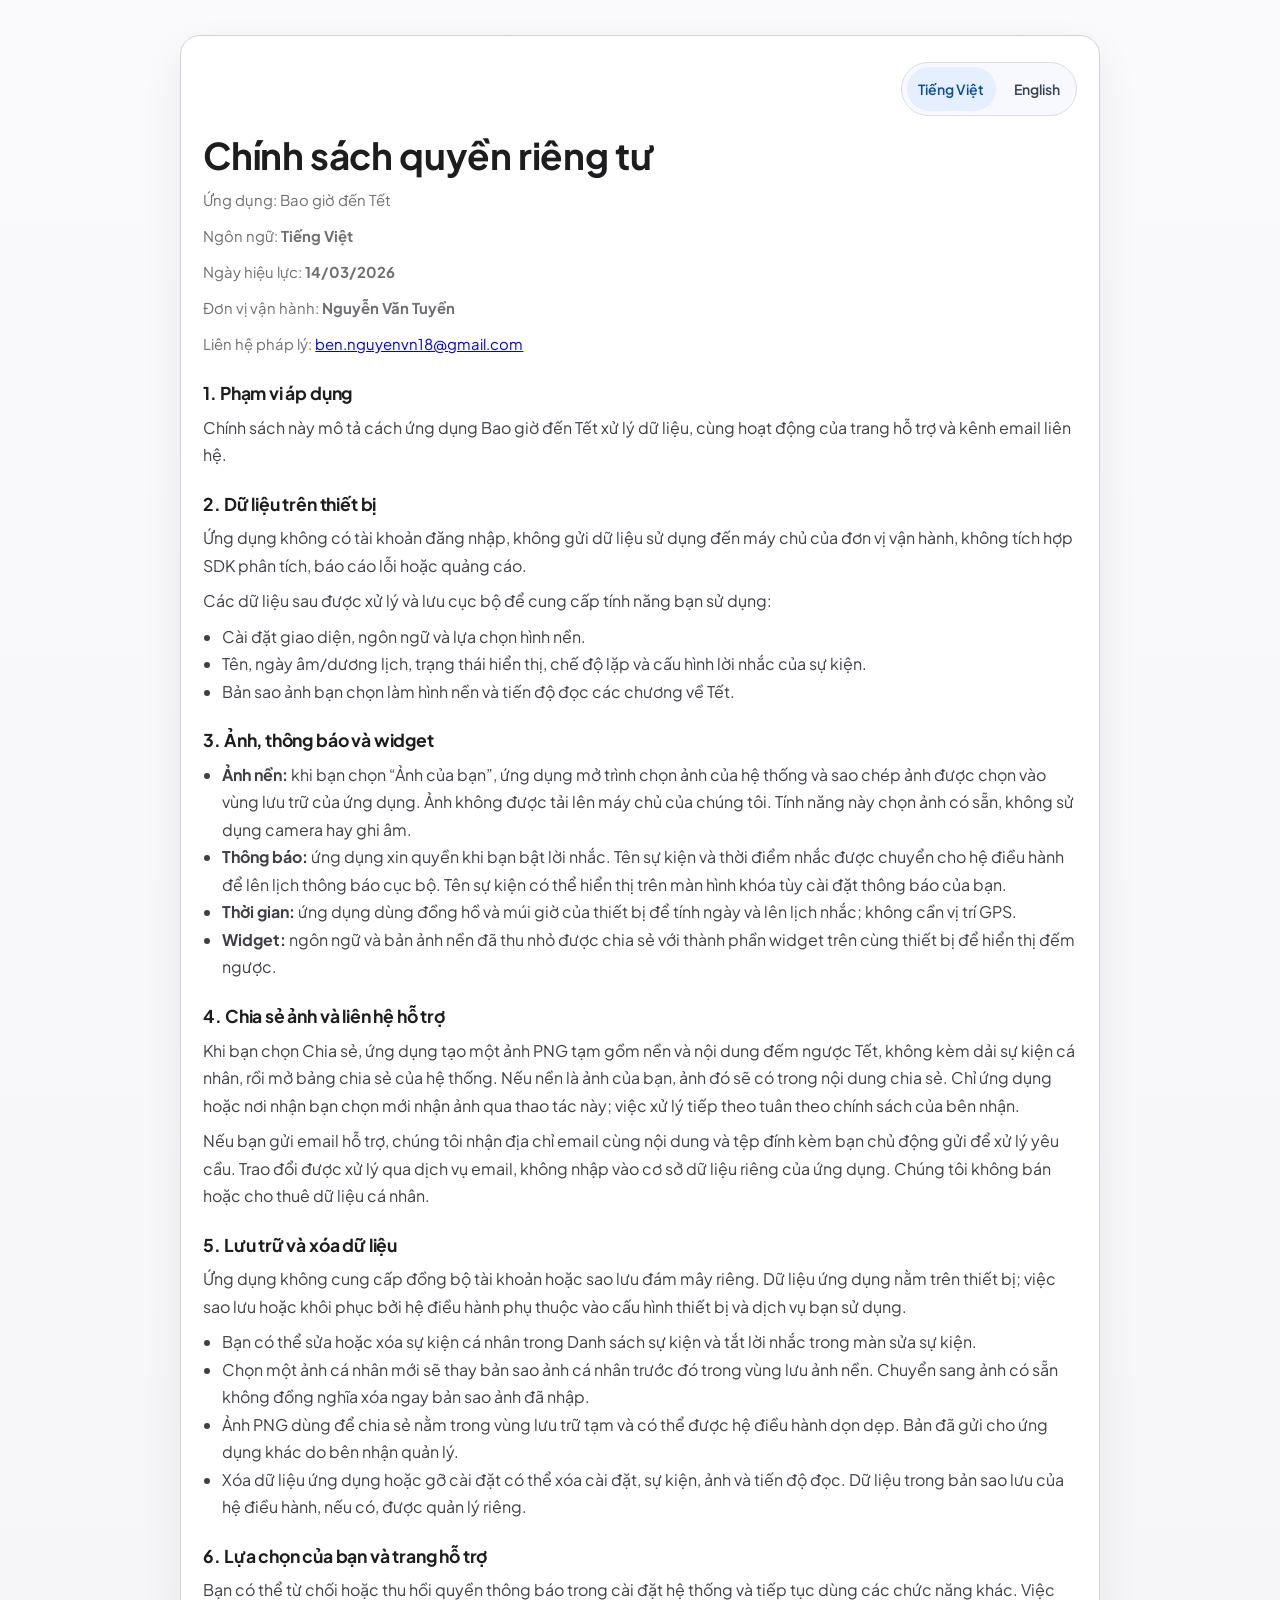
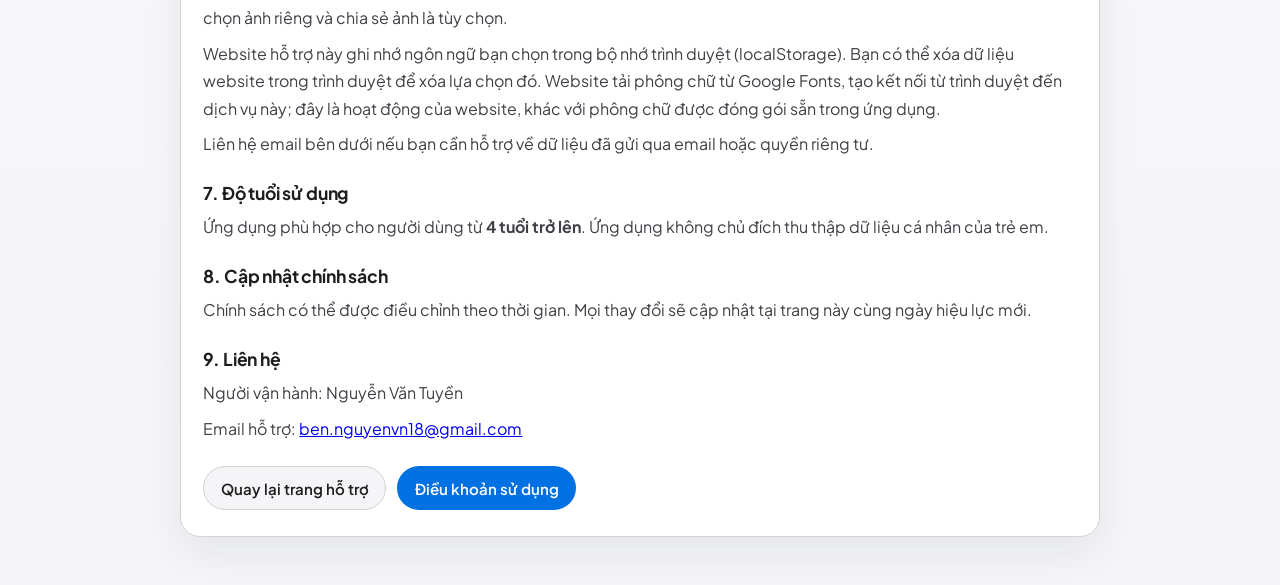
<file: privacy.html>
<!DOCTYPE html>
<html lang="vi">
<head>
  <meta charset="UTF-8">
  <meta name="viewport" content="width=device-width, initial-scale=1.0">
  <title>Bao giờ đến Tết | Privacy Policy</title>
  <meta name="description" content="Privacy Policy / Chính sách quyền riêng tư của ứng dụng Bao giờ đến Tết.">
  <link rel="preconnect" href="https://fonts.googleapis.com">
  <link rel="preconnect" href="https://fonts.gstatic.com" crossorigin>
  <link href="https://fonts.googleapis.com/css2?family=Plus+Jakarta+Sans:wght@400;500;600;700;800&display=swap" rel="stylesheet">
  <style>
    :root {
      --bg: #f5f5f7;
      --surface: #ffffff;
      --text: #1d1d1f;
      --muted: #6e6e73;
      --primary: #0071e3;
      --border: #d2d2d7;
      --shadow: 0 16px 40px rgba(15, 23, 42, 0.07);
      --radius: 20px;
      --container: 920px;
    }

    * { box-sizing: border-box; }
    button { font: inherit; }
    a { overflow-wrap: anywhere; }
    a:focus-visible, button:focus-visible { outline: 3px solid var(--primary); outline-offset: 4px; }
    .lang-btn { min-height: 44px; }


    body {
      margin: 0;
      font-family: "Plus Jakarta Sans", sans-serif;
      color: var(--text);
      background: linear-gradient(180deg, #fafafd 0%, var(--bg) 100%);
    }

    .wrap {
      width: min(100% - 2rem, var(--container));
      margin: 0 auto;
      padding: 2.2rem 0 3rem;
    }

    .card {
      background: var(--surface);
      border: 1px solid var(--border);
      border-radius: var(--radius);
      box-shadow: var(--shadow);
      padding: 1.6rem 1.4rem;
    }

    .topbar {
      display: flex;
      justify-content: flex-end;
      margin-bottom: 1rem;
    }

    .lang-switch {
      display: inline-flex;
      align-items: center;
      gap: 0.35rem;
      padding: 0.26rem;
      border: 1px solid #d8dde8;
      border-radius: 999px;
      background: #f7f9ff;
    }

    .lang-btn {
      border-radius: 999px;
      padding: 0.42rem 0.74rem;
      font-size: 0.875rem;
      text-decoration: none;
      color: #334155;
      font-weight: 600;
      line-height: 1;
      border: 0;
      background: transparent;
      cursor: pointer;
    }

    .lang-btn.active {
      background: #e5efff;
      color: #0a4ea0;
    }

    h1 {
      margin: 0;
      font-size: clamp(1.8rem, 5vw, 2.3rem);
      letter-spacing: -0.01em;
    }

    .meta {
      margin-top: 0.65rem;
      color: var(--muted);
      font-size: 0.93rem;
    }

    h2 {
      margin: 1.5rem 0 0.6rem;
      font-size: 1.1rem;
      letter-spacing: -0.01em;
    }

    p {
      margin: 0.5rem 0 0;
      color: #3f3f46;
      line-height: 1.72;
    }

    ul {
      margin: 0.5rem 0 0;
      padding-left: 1.15rem;
      color: #3f3f46;
      line-height: 1.72;
    }

    .note {
      margin-top: 1rem;
      padding: 0.8rem 0.9rem;
      border-radius: 12px;
      background: #f8f9fb;
      border: 1px solid #e5e5ea;
      color: #4b5563;
      font-size: 0.93rem;
    }

    .actions {
      margin-top: 1.5rem;
      display: flex;
      flex-wrap: wrap;
      gap: 0.7rem;
    }

    .button {
      display: inline-flex;
      align-items: center;
      justify-content: center;
      border-radius: 999px;
      padding: 0.72rem 1.02rem;
      border: 1px solid var(--border);
      background: #f5f5f7;
      color: var(--text);
      text-decoration: none;
      font-weight: 600;
      font-size: 0.94rem;
    }

    .button.primary {
      background: var(--primary);
      color: #fff;
      border-color: transparent;
    }

    .localized {
      display: none;
    }

    body[data-lang="vi"] .lang-vi,
    body[data-lang="en"] .lang-en {
      display: block;
    }
  </style>
</head>
<body data-lang="vi">
  <main class="wrap">
    <article class="card">
      <div class="topbar" aria-label="Language switch">
        <div class="lang-switch">
          <button class="lang-btn" type="button" data-lang-btn="vi">Tiếng Việt</button>
          <button class="lang-btn" type="button" data-lang-btn="en">English</button>
        </div>
      </div>

      <section class="localized lang-vi">
        <h1>Chính sách quyền riêng tư</h1>
        <p class="meta">Ứng dụng: Bao giờ đến Tết</p>
        <p class="meta">Ngôn ngữ: <strong>Tiếng Việt</strong></p>
        <p class="meta">Ngày hiệu lực: <strong>14/03/2026</strong></p>
        <p class="meta">Đơn vị vận hành: <strong>Nguyễn Văn Tuyền</strong></p>
        <p class="meta">Liên hệ pháp lý: <a href="mailto:ben.nguyenvn18@gmail.com">ben.nguyenvn18@gmail.com</a></p>

        <h2>1. Phạm vi áp dụng</h2>
        <p>Chính sách này mô tả cách ứng dụng Bao giờ đến Tết xử lý dữ liệu, cùng hoạt động của trang hỗ trợ và kênh email liên hệ.</p>

        <h2>2. Dữ liệu trên thiết bị</h2>
        <p>Ứng dụng không có tài khoản đăng nhập, không gửi dữ liệu sử dụng đến máy chủ của đơn vị vận hành, không tích hợp SDK phân tích, báo cáo lỗi hoặc quảng cáo.</p>
        <p>Các dữ liệu sau được xử lý và lưu cục bộ để cung cấp tính năng bạn sử dụng:</p>
        <ul>
          <li>Cài đặt giao diện, ngôn ngữ và lựa chọn hình nền.</li>
          <li>Tên, ngày âm/dương lịch, trạng thái hiển thị, chế độ lặp và cấu hình lời nhắc của sự kiện.</li>
          <li>Bản sao ảnh bạn chọn làm hình nền và tiến độ đọc các chương về Tết.</li>
        </ul>

        <h2>3. Ảnh, thông báo và widget</h2>
        <ul>
          <li><strong>Ảnh nền:</strong> khi bạn chọn “Ảnh của bạn”, ứng dụng mở trình chọn ảnh của hệ thống và sao chép ảnh được chọn vào vùng lưu trữ của ứng dụng. Ảnh không được tải lên máy chủ của chúng tôi. Tính năng này chọn ảnh có sẵn, không sử dụng camera hay ghi âm.</li>
          <li><strong>Thông báo:</strong> ứng dụng xin quyền khi bạn bật lời nhắc. Tên sự kiện và thời điểm nhắc được chuyển cho hệ điều hành để lên lịch thông báo cục bộ. Tên sự kiện có thể hiển thị trên màn hình khóa tùy cài đặt thông báo của bạn.</li>
          <li><strong>Thời gian:</strong> ứng dụng dùng đồng hồ và múi giờ của thiết bị để tính ngày và lên lịch nhắc; không cần vị trí GPS.</li>
          <li><strong>Widget:</strong> ngôn ngữ và bản ảnh nền đã thu nhỏ được chia sẻ với thành phần widget trên cùng thiết bị để hiển thị đếm ngược.</li>
        </ul>

        <h2>4. Chia sẻ ảnh và liên hệ hỗ trợ</h2>
        <p>Khi bạn chọn Chia sẻ, ứng dụng tạo một ảnh PNG tạm gồm nền và nội dung đếm ngược Tết, không kèm dải sự kiện cá nhân, rồi mở bảng chia sẻ của hệ thống. Nếu nền là ảnh của bạn, ảnh đó sẽ có trong nội dung chia sẻ. Chỉ ứng dụng hoặc nơi nhận bạn chọn mới nhận ảnh qua thao tác này; việc xử lý tiếp theo tuân theo chính sách của bên nhận.</p>
        <p>Nếu bạn gửi email hỗ trợ, chúng tôi nhận địa chỉ email cùng nội dung và tệp đính kèm bạn chủ động gửi để xử lý yêu cầu. Trao đổi được xử lý qua dịch vụ email, không nhập vào cơ sở dữ liệu riêng của ứng dụng. Chúng tôi không bán hoặc cho thuê dữ liệu cá nhân.</p>

        <h2>5. Lưu trữ và xóa dữ liệu</h2>
        <p>Ứng dụng không cung cấp đồng bộ tài khoản hoặc sao lưu đám mây riêng. Dữ liệu ứng dụng nằm trên thiết bị; việc sao lưu hoặc khôi phục bởi hệ điều hành phụ thuộc vào cấu hình thiết bị và dịch vụ bạn sử dụng.</p>
        <ul>
          <li>Bạn có thể sửa hoặc xóa sự kiện cá nhân trong Danh sách sự kiện và tắt lời nhắc trong màn sửa sự kiện.</li>
          <li>Chọn một ảnh cá nhân mới sẽ thay bản sao ảnh cá nhân trước đó trong vùng lưu ảnh nền. Chuyển sang ảnh có sẵn không đồng nghĩa xóa ngay bản sao ảnh đã nhập.</li>
          <li>Ảnh PNG dùng để chia sẻ nằm trong vùng lưu trữ tạm và có thể được hệ điều hành dọn dẹp. Bản đã gửi cho ứng dụng khác do bên nhận quản lý.</li>
          <li>Xóa dữ liệu ứng dụng hoặc gỡ cài đặt có thể xóa cài đặt, sự kiện, ảnh và tiến độ đọc. Dữ liệu trong bản sao lưu của hệ điều hành, nếu có, được quản lý riêng.</li>
        </ul>

        <h2>6. Lựa chọn của bạn và trang hỗ trợ</h2>
        <p>Bạn có thể từ chối hoặc thu hồi quyền thông báo trong cài đặt hệ thống và tiếp tục dùng các chức năng khác. Việc chọn ảnh riêng và chia sẻ ảnh là tùy chọn.</p>
        <p>Website hỗ trợ này ghi nhớ ngôn ngữ bạn chọn trong bộ nhớ trình duyệt (localStorage). Bạn có thể xóa dữ liệu website trong trình duyệt để xóa lựa chọn đó. Website tải phông chữ từ Google Fonts, tạo kết nối từ trình duyệt đến dịch vụ này; đây là hoạt động của website, khác với phông chữ được đóng gói sẵn trong ứng dụng.</p>
        <p>Liên hệ email bên dưới nếu bạn cần hỗ trợ về dữ liệu đã gửi qua email hoặc quyền riêng tư.</p>

        <h2>7. Độ tuổi sử dụng</h2>
        <p>Ứng dụng phù hợp cho người dùng từ <strong>4 tuổi trở lên</strong>. Ứng dụng không chủ đích thu thập dữ liệu cá nhân của trẻ em.</p>

        <h2>8. Cập nhật chính sách</h2>
        <p>Chính sách có thể được điều chỉnh theo thời gian. Mọi thay đổi sẽ cập nhật tại trang này cùng ngày hiệu lực mới.</p>

        <h2>9. Liên hệ</h2>
        <p>Người vận hành: Nguyễn Văn Tuyền</p>
        <p>Email hỗ trợ: <a href="mailto:ben.nguyenvn18@gmail.com">ben.nguyenvn18@gmail.com</a></p>



        <div class="actions">
          <a class="button" href="index.html">Quay lại trang hỗ trợ</a>
          <a class="button primary" href="terms.html?lang=vi">Điều khoản sử dụng</a>
        </div>
      </section>

      <section class="localized lang-en">
        <h1>Privacy Policy</h1>
        <p class="meta">App: Bao giờ đến Tết</p>
        <p class="meta">Language: <strong>English</strong></p>
        <p class="meta">Effective date: <strong>March 14, 2026</strong></p>
        <p class="meta">Operator: <strong>Nguyễn Văn Tuyền</strong></p>
        <p class="meta">Legal contact: <a href="mailto:ben.nguyenvn18@gmail.com">ben.nguyenvn18@gmail.com</a></p>

        <h2>1. Scope</h2>
        <p>This policy describes data handling in the Bao giờ đến Tết app, the support website and the support email channel.</p>

        <h2>2. On-device Data</h2>
        <p>The app has no account system, does not send usage data to the operator’s servers, and includes no analytics, crash reporting or advertising SDKs.</p>
        <p>The following data is processed and stored locally to provide the features you use:</p>
        <ul>
          <li>Display settings, language and background selection.</li>
          <li>Event names, lunar or solar dates, visibility, repeat settings and reminder configuration.</li>
          <li>A copy of the photo you select as a background and your Tet chapter reading progress.</li>
        </ul>

        <h2>3. Photos, Notifications and Widgets</h2>
        <ul>
          <li><strong>Background photos:</strong> selecting “Your photo” opens the system photo picker and copies the chosen image into app storage. The image is not uploaded to our servers. This feature selects existing images and does not use the camera or record audio.</li>
          <li><strong>Notifications:</strong> the app requests permission when you enable a reminder. Event names and reminder times are passed to the operating system to schedule local notifications. Event names may appear on the Lock Screen depending on your notification settings.</li>
          <li><strong>Time:</strong> the app uses the device clock and time zone for date calculations and reminders; it does not need GPS location.</li>
          <li><strong>Widgets:</strong> the language and a reduced-size background image are shared with the widget component on the same device to display the countdown.</li>
        </ul>

        <h2>4. Sharing Images and Contacting Support</h2>
        <p>When you select Share, the app creates a temporary PNG containing the background and Tet countdown, without the personal event band, and opens the system share sheet. If you use your own background photo, that photo is included. Only the destination you select receives the image through this action; further processing is governed by that recipient’s policy.</p>
        <p>If you email support, we receive your email address and the message and attachments you choose to send so we can handle your request. Correspondence is handled through the email service and is not imported into a separate app database. We do not sell or rent personal data.</p>

        <h2>5. Storage and Deletion</h2>
        <p>The app provides no account sync or app-managed cloud backup. App data is held on your device; operating-system backup and restoration depend on your device settings and the services you use.</p>
        <ul>
          <li>You can edit or delete personal events in Event list and turn off reminders in the event editor.</li>
          <li>Importing a new personal photo replaces the previous personal photo copy in background storage. Switching to a built-in background does not immediately delete the imported copy.</li>
          <li>PNG images prepared for sharing are stored temporarily and may be cleared by the operating system. Copies sent to another app are managed by the recipient.</li>
          <li>Clearing app data or uninstalling can remove settings, events, photos and reading progress. Any operating-system backup is managed separately.</li>
        </ul>

        <h2>6. Your Choices and the Support Website</h2>
        <p>You may decline or revoke notification permission in system settings and continue using other features. Selecting a personal photo and sharing an image are optional.</p>
        <p>This support website remembers your selected language in browser storage (localStorage). You can clear the website’s browser data to remove that preference. The website loads fonts from Google Fonts, which connects your browser to that service; this is separate from the app, which bundles its fonts.</p>
        <p>Contact the email address below for help with information sent by email or privacy questions.</p>

        <h2>7. Children</h2>
        <p>The app is suitable for users aged <strong>4 and above</strong>. The app does not intentionally collect children's personal data.</p>

        <h2>8. Policy Updates</h2>
        <p>This policy may be updated over time. Any changes will be posted on this page with a new effective date.</p>

        <h2>9. Contact</h2>
        <p>Operator: Nguyễn Văn Tuyền</p>
        <p>Support email: <a href="mailto:ben.nguyenvn18@gmail.com">ben.nguyenvn18@gmail.com</a></p>



        <div class="actions">
          <a class="button" href="index-en.html">Back to Support</a>
          <a class="button primary" href="terms.html?lang=en">Terms of Use</a>
        </div>
      </section>
    </article>
  </main>

  <script>
    (() => {
      const buttons = document.querySelectorAll("[data-lang-btn]");
      const params = new URLSearchParams(window.location.search);
      const queryLang = params.get("lang");
      const getStoredLang = () => {
        try {
          return localStorage.getItem("bgdt-lang");
        } catch {
          return null;
        }
      };

      const setStoredLang = (lang) => {
        try {
          localStorage.setItem("bgdt-lang", lang);
        } catch {
          // Ignore storage errors.
        }
      };

      const setLang = (lang) => {
        const safeLang = lang === "en" ? "en" : "vi";
        document.body.setAttribute("data-lang", safeLang);
        document.documentElement.lang = safeLang;
        const heading = document.querySelector(`.lang-${safeLang} h1`);
        if (heading) document.title = `Bao giờ đến Tết | ${heading.textContent}`;

        buttons.forEach((button) => {
          const active = button.getAttribute("data-lang-btn") === safeLang;
          button.classList.toggle("active", active);
          button.setAttribute("aria-pressed", String(active));
        });

        const url = new URL(window.location.href);
        url.searchParams.set("lang", safeLang);
        window.history.replaceState({}, "", url.pathname + url.search + url.hash);
        setStoredLang(safeLang);
      };

      const stored = getStoredLang();
      const initial = queryLang === "en" || queryLang === "vi" ? queryLang : (stored === "en" || stored === "vi" ? stored : "vi");
      setLang(initial);

      buttons.forEach((button) => {
        button.addEventListener("click", () => {
          setLang(button.getAttribute("data-lang-btn") || "vi");
        });
      });
    })();
  </script>
</body>
</html>
</file>
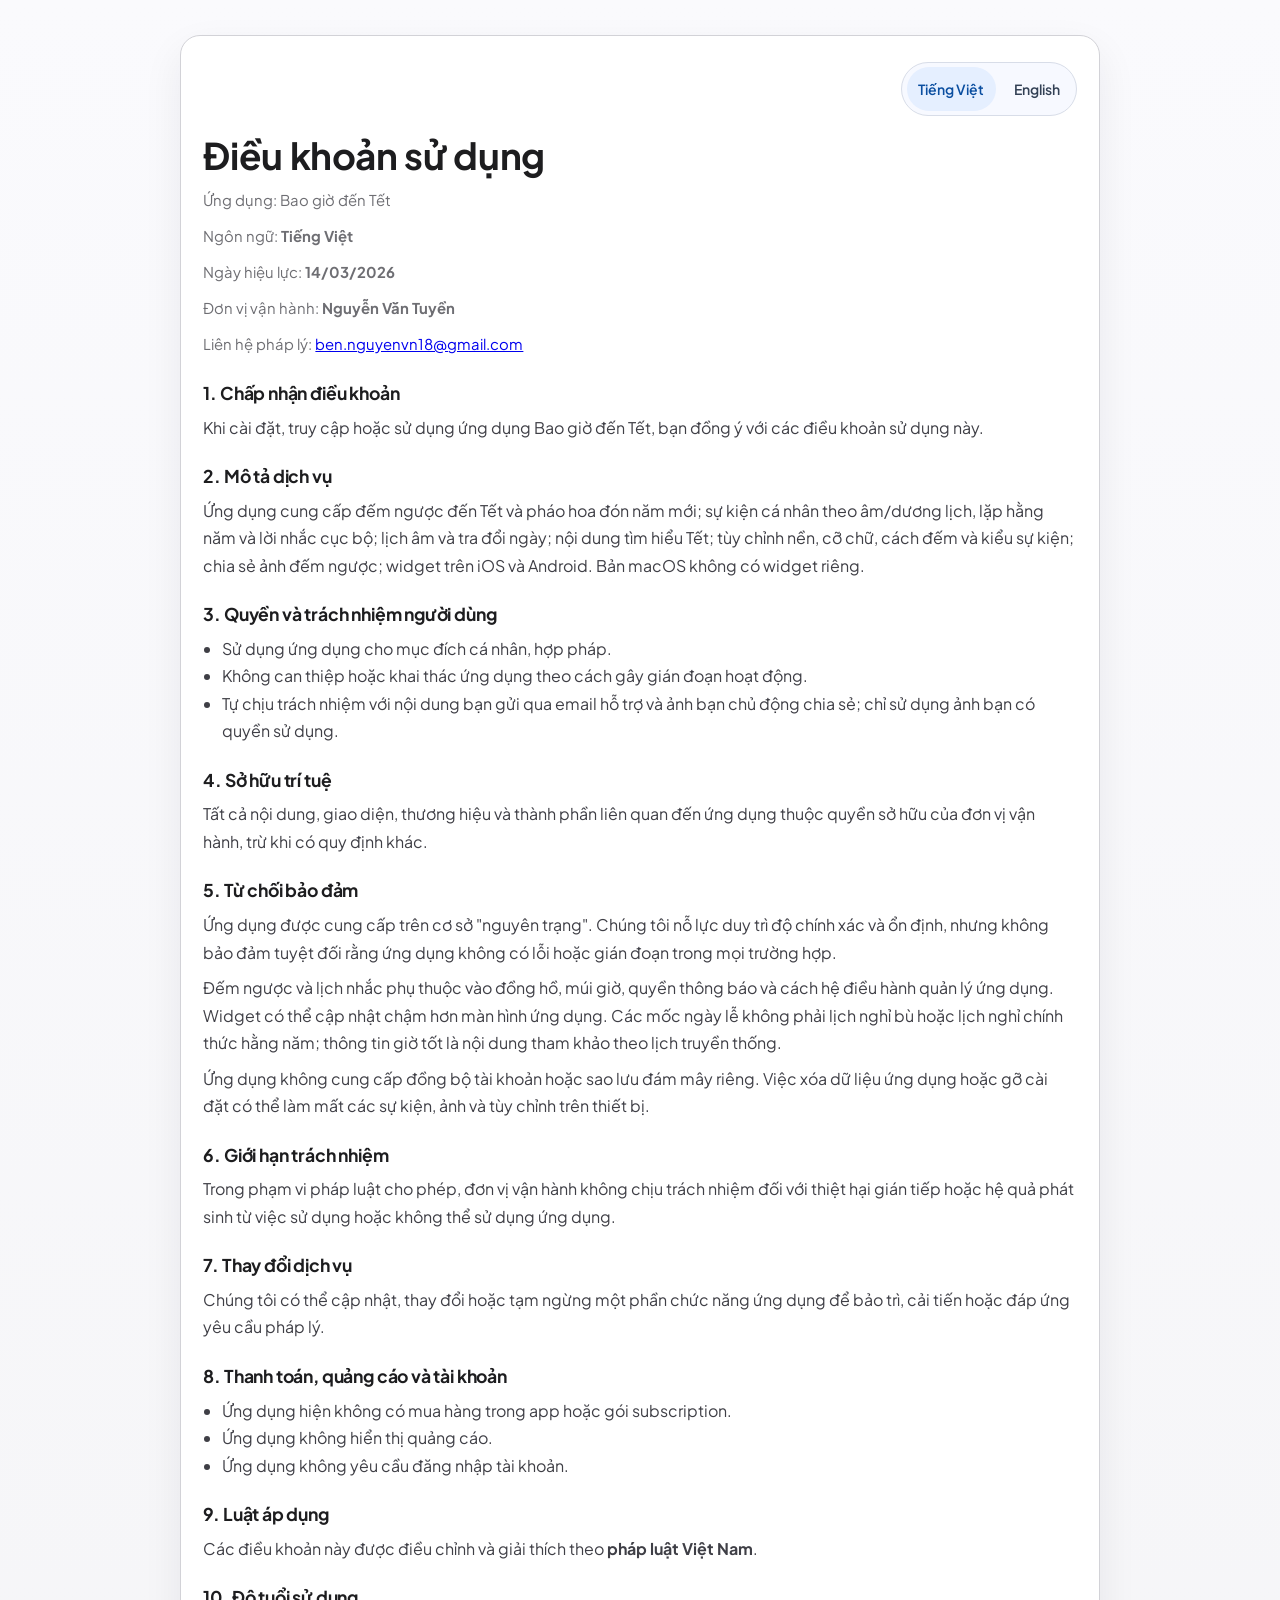
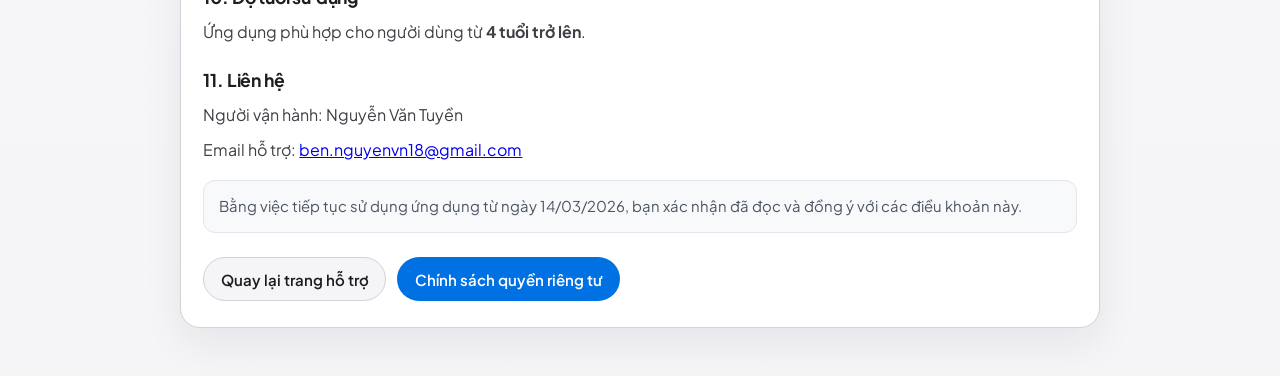
<file: terms.html>
<!DOCTYPE html>
<html lang="vi">
<head>
  <meta charset="UTF-8">
  <meta name="viewport" content="width=device-width, initial-scale=1.0">
  <title>Bao giờ đến Tết | Terms of Use</title>
  <meta name="description" content="Terms of Use / Điều khoản sử dụng của ứng dụng Bao giờ đến Tết.">
  <link rel="preconnect" href="https://fonts.googleapis.com">
  <link rel="preconnect" href="https://fonts.gstatic.com" crossorigin>
  <link href="https://fonts.googleapis.com/css2?family=Plus+Jakarta+Sans:wght@400;500;600;700;800&display=swap" rel="stylesheet">
  <style>
    :root {
      --bg: #f5f5f7;
      --surface: #ffffff;
      --text: #1d1d1f;
      --muted: #6e6e73;
      --primary: #0071e3;
      --border: #d2d2d7;
      --shadow: 0 16px 40px rgba(15, 23, 42, 0.07);
      --radius: 20px;
      --container: 920px;
    }

    * { box-sizing: border-box; }
    button { font: inherit; }
    a { overflow-wrap: anywhere; }
    a:focus-visible, button:focus-visible { outline: 3px solid var(--primary); outline-offset: 4px; }
    .lang-btn { min-height: 44px; }


    body {
      margin: 0;
      font-family: "Plus Jakarta Sans", sans-serif;
      color: var(--text);
      background: linear-gradient(180deg, #fafafd 0%, var(--bg) 100%);
    }

    .wrap {
      width: min(100% - 2rem, var(--container));
      margin: 0 auto;
      padding: 2.2rem 0 3rem;
    }

    .card {
      background: var(--surface);
      border: 1px solid var(--border);
      border-radius: var(--radius);
      box-shadow: var(--shadow);
      padding: 1.6rem 1.4rem;
    }

    .topbar {
      display: flex;
      justify-content: flex-end;
      margin-bottom: 1rem;
    }

    .lang-switch {
      display: inline-flex;
      align-items: center;
      gap: 0.35rem;
      padding: 0.26rem;
      border: 1px solid #d8dde8;
      border-radius: 999px;
      background: #f7f9ff;
    }

    .lang-btn {
      border-radius: 999px;
      padding: 0.42rem 0.74rem;
      font-size: 0.875rem;
      text-decoration: none;
      color: #334155;
      font-weight: 600;
      line-height: 1;
      border: 0;
      background: transparent;
      cursor: pointer;
    }

    .lang-btn.active {
      background: #e5efff;
      color: #0a4ea0;
    }

    h1 {
      margin: 0;
      font-size: clamp(1.8rem, 5vw, 2.3rem);
      letter-spacing: -0.01em;
    }

    .meta {
      margin-top: 0.65rem;
      color: var(--muted);
      font-size: 0.93rem;
    }

    h2 {
      margin: 1.5rem 0 0.6rem;
      font-size: 1.1rem;
      letter-spacing: -0.01em;
    }

    p {
      margin: 0.5rem 0 0;
      color: #3f3f46;
      line-height: 1.72;
    }

    ul {
      margin: 0.5rem 0 0;
      padding-left: 1.15rem;
      color: #3f3f46;
      line-height: 1.72;
    }

    .note {
      margin-top: 1rem;
      padding: 0.8rem 0.9rem;
      border-radius: 12px;
      background: #f8f9fb;
      border: 1px solid #e5e5ea;
      color: #4b5563;
      font-size: 0.93rem;
    }

    .actions {
      margin-top: 1.5rem;
      display: flex;
      flex-wrap: wrap;
      gap: 0.7rem;
    }

    .button {
      display: inline-flex;
      align-items: center;
      justify-content: center;
      border-radius: 999px;
      padding: 0.72rem 1.02rem;
      border: 1px solid var(--border);
      background: #f5f5f7;
      color: var(--text);
      text-decoration: none;
      font-weight: 600;
      font-size: 0.94rem;
    }

    .button.primary {
      background: var(--primary);
      color: #fff;
      border-color: transparent;
    }

    .localized {
      display: none;
    }

    body[data-lang="vi"] .lang-vi,
    body[data-lang="en"] .lang-en {
      display: block;
    }
  </style>
</head>
<body data-lang="vi">
  <main class="wrap">
    <article class="card">
      <div class="topbar" aria-label="Language switch">
        <div class="lang-switch">
          <button class="lang-btn" type="button" data-lang-btn="vi">Tiếng Việt</button>
          <button class="lang-btn" type="button" data-lang-btn="en">English</button>
        </div>
      </div>

      <section class="localized lang-vi">
        <h1>Điều khoản sử dụng</h1>
        <p class="meta">Ứng dụng: Bao giờ đến Tết</p>
        <p class="meta">Ngôn ngữ: <strong>Tiếng Việt</strong></p>
        <p class="meta">Ngày hiệu lực: <strong>14/03/2026</strong></p>
        <p class="meta">Đơn vị vận hành: <strong>Nguyễn Văn Tuyền</strong></p>
        <p class="meta">Liên hệ pháp lý: <a href="mailto:ben.nguyenvn18@gmail.com">ben.nguyenvn18@gmail.com</a></p>

        <h2>1. Chấp nhận điều khoản</h2>
        <p>Khi cài đặt, truy cập hoặc sử dụng ứng dụng Bao giờ đến Tết, bạn đồng ý với các điều khoản sử dụng này.</p>

        <h2>2. Mô tả dịch vụ</h2>
        <p>Ứng dụng cung cấp đếm ngược đến Tết và pháo hoa đón năm mới; sự kiện cá nhân theo âm/dương lịch, lặp hằng năm và lời nhắc cục bộ; lịch âm và tra đổi ngày; nội dung tìm hiểu Tết; tùy chỉnh nền, cỡ chữ, cách đếm và kiểu sự kiện; chia sẻ ảnh đếm ngược; widget trên iOS và Android. Bản macOS không có widget riêng.</p>

        <h2>3. Quyền và trách nhiệm người dùng</h2>
        <ul>
          <li>Sử dụng ứng dụng cho mục đích cá nhân, hợp pháp.</li>
          <li>Không can thiệp hoặc khai thác ứng dụng theo cách gây gián đoạn hoạt động.</li>
          <li>Tự chịu trách nhiệm với nội dung bạn gửi qua email hỗ trợ và ảnh bạn chủ động chia sẻ; chỉ sử dụng ảnh bạn có quyền sử dụng.</li>
        </ul>

        <h2>4. Sở hữu trí tuệ</h2>
        <p>Tất cả nội dung, giao diện, thương hiệu và thành phần liên quan đến ứng dụng thuộc quyền sở hữu của đơn vị vận hành, trừ khi có quy định khác.</p>

        <h2>5. Từ chối bảo đảm</h2>
        <p>Ứng dụng được cung cấp trên cơ sở "nguyên trạng". Chúng tôi nỗ lực duy trì độ chính xác và ổn định, nhưng không bảo đảm tuyệt đối rằng ứng dụng không có lỗi hoặc gián đoạn trong mọi trường hợp.</p>

        <p>Đếm ngược và lịch nhắc phụ thuộc vào đồng hồ, múi giờ, quyền thông báo và cách hệ điều hành quản lý ứng dụng. Widget có thể cập nhật chậm hơn màn hình ứng dụng. Các mốc ngày lễ không phải lịch nghỉ bù hoặc lịch nghỉ chính thức hằng năm; thông tin giờ tốt là nội dung tham khảo theo lịch truyền thống.</p>
        <p>Ứng dụng không cung cấp đồng bộ tài khoản hoặc sao lưu đám mây riêng. Việc xóa dữ liệu ứng dụng hoặc gỡ cài đặt có thể làm mất các sự kiện, ảnh và tùy chỉnh trên thiết bị.</p>

        <h2>6. Giới hạn trách nhiệm</h2>
        <p>Trong phạm vi pháp luật cho phép, đơn vị vận hành không chịu trách nhiệm đối với thiệt hại gián tiếp hoặc hệ quả phát sinh từ việc sử dụng hoặc không thể sử dụng ứng dụng.</p>

        <h2>7. Thay đổi dịch vụ</h2>
        <p>Chúng tôi có thể cập nhật, thay đổi hoặc tạm ngừng một phần chức năng ứng dụng để bảo trì, cải tiến hoặc đáp ứng yêu cầu pháp lý.</p>

        <h2>8. Thanh toán, quảng cáo và tài khoản</h2>
        <ul>
          <li>Ứng dụng hiện không có mua hàng trong app hoặc gói subscription.</li>
          <li>Ứng dụng không hiển thị quảng cáo.</li>
          <li>Ứng dụng không yêu cầu đăng nhập tài khoản.</li>
        </ul>

        <h2>9. Luật áp dụng</h2>
        <p>Các điều khoản này được điều chỉnh và giải thích theo <strong>pháp luật Việt Nam</strong>.</p>

        <h2>10. Độ tuổi sử dụng</h2>
        <p>Ứng dụng phù hợp cho người dùng từ <strong>4 tuổi trở lên</strong>.</p>

        <h2>11. Liên hệ</h2>
        <p>Người vận hành: Nguyễn Văn Tuyền</p>
        <p>Email hỗ trợ: <a href="mailto:ben.nguyenvn18@gmail.com">ben.nguyenvn18@gmail.com</a></p>

        <p class="note">Bằng việc tiếp tục sử dụng ứng dụng từ ngày 14/03/2026, bạn xác nhận đã đọc và đồng ý với các điều khoản này.</p>

        <div class="actions">
          <a class="button" href="index.html">Quay lại trang hỗ trợ</a>
          <a class="button primary" href="privacy.html?lang=vi">Chính sách quyền riêng tư</a>
        </div>
      </section>

      <section class="localized lang-en">
        <h1>Terms of Use</h1>
        <p class="meta">App: Bao giờ đến Tết</p>
        <p class="meta">Language: <strong>English</strong></p>
        <p class="meta">Effective date: <strong>March 14, 2026</strong></p>
        <p class="meta">Operator: <strong>Nguyễn Văn Tuyền</strong></p>
        <p class="meta">Legal contact: <a href="mailto:ben.nguyenvn18@gmail.com">ben.nguyenvn18@gmail.com</a></p>

        <h2>1. Acceptance of Terms</h2>
        <p>By installing, accessing, or using the Bao giờ đến Tết app, you agree to these Terms of Use.</p>

        <h2>2. Service Description</h2>
        <p>The app provides a Tet countdown and New Year fireworks; personal lunar or solar events, yearly repeats and local reminders; a lunar calendar and date conversion; Tet chapters; background, text size, counting format and event style settings; countdown image sharing; and widgets on iOS and Android. The macOS app has no separate native widget.</p>

        <h2>3. User Responsibilities</h2>
        <ul>
          <li>Use the app for lawful personal purposes.</li>
          <li>Do not interfere with or misuse the app in ways that disrupt operations.</li>
          <li>You are responsible for content sent to support and images you choose to share; use only images you have permission to use.</li>
        </ul>

        <h2>4. Intellectual Property</h2>
        <p>All content, interface, branding, and related components are owned by the operator unless otherwise stated.</p>

        <h2>5. Disclaimer</h2>
        <p>The app is provided on an "as is" basis. We strive for accuracy and reliability but do not guarantee uninterrupted or error-free operation in all cases.</p>

        <p>Countdowns and reminders depend on the device clock, time zone, notification permission and operating-system restrictions. Widgets may refresh later than the app screen. Holiday milestones are not an official annual leave or compensatory day-off schedule; auspicious hours are traditional calendar reference information.</p>
        <p>The app does not provide account sync or app-managed cloud backup. Clearing app data or uninstalling may remove events, photos and settings stored on the device.</p>

        <h2>6. Limitation of Liability</h2>
        <p>To the extent permitted by law, the operator is not liable for indirect or consequential damages arising from the use of or inability to use the app.</p>

        <h2>7. Service Changes</h2>
        <p>We may update, modify, or suspend parts of the app for maintenance, improvements, or legal compliance.</p>

        <h2>8. Payments, Ads, and Accounts</h2>
        <ul>
          <li>The app currently has no in-app purchases or subscriptions.</li>
          <li>The app does not display advertisements.</li>
          <li>The app does not require account sign-in.</li>
        </ul>

        <h2>9. Governing Law</h2>
        <p>These terms are governed by and construed in accordance with the laws of <strong>Vietnam</strong>.</p>

        <h2>10. Age Rating</h2>
        <p>The app is intended for users aged <strong>4 and above</strong>.</p>

        <h2>11. Contact</h2>
        <p>Operator: Nguyễn Văn Tuyền</p>
        <p>Support email: <a href="mailto:ben.nguyenvn18@gmail.com">ben.nguyenvn18@gmail.com</a></p>

        <p class="note">By continuing to use the app from March 14, 2026, you acknowledge that you have read and agreed to these terms.</p>

        <div class="actions">
          <a class="button" href="index-en.html">Back to Support</a>
          <a class="button primary" href="privacy.html?lang=en">Privacy Policy</a>
        </div>
      </section>
    </article>
  </main>

  <script>
    (() => {
      const buttons = document.querySelectorAll("[data-lang-btn]");
      const params = new URLSearchParams(window.location.search);
      const queryLang = params.get("lang");
      const getStoredLang = () => {
        try {
          return localStorage.getItem("bgdt-lang");
        } catch {
          return null;
        }
      };

      const setStoredLang = (lang) => {
        try {
          localStorage.setItem("bgdt-lang", lang);
        } catch {
          // Ignore storage errors.
        }
      };

      const setLang = (lang) => {
        const safeLang = lang === "en" ? "en" : "vi";
        document.body.setAttribute("data-lang", safeLang);
        document.documentElement.lang = safeLang;
        const heading = document.querySelector(`.lang-${safeLang} h1`);
        if (heading) document.title = `Bao giờ đến Tết | ${heading.textContent}`;

        buttons.forEach((button) => {
          const active = button.getAttribute("data-lang-btn") === safeLang;
          button.classList.toggle("active", active);
          button.setAttribute("aria-pressed", String(active));
        });

        const url = new URL(window.location.href);
        url.searchParams.set("lang", safeLang);
        window.history.replaceState({}, "", url.pathname + url.search + url.hash);
        setStoredLang(safeLang);
      };

      const stored = getStoredLang();
      const initial = queryLang === "en" || queryLang === "vi" ? queryLang : (stored === "en" || stored === "vi" ? stored : "vi");
      setLang(initial);

      buttons.forEach((button) => {
        button.addEventListener("click", () => {
          setLang(button.getAttribute("data-lang-btn") || "vi");
        });
      });
    })();
  </script>
</body>
</html>
</file>
